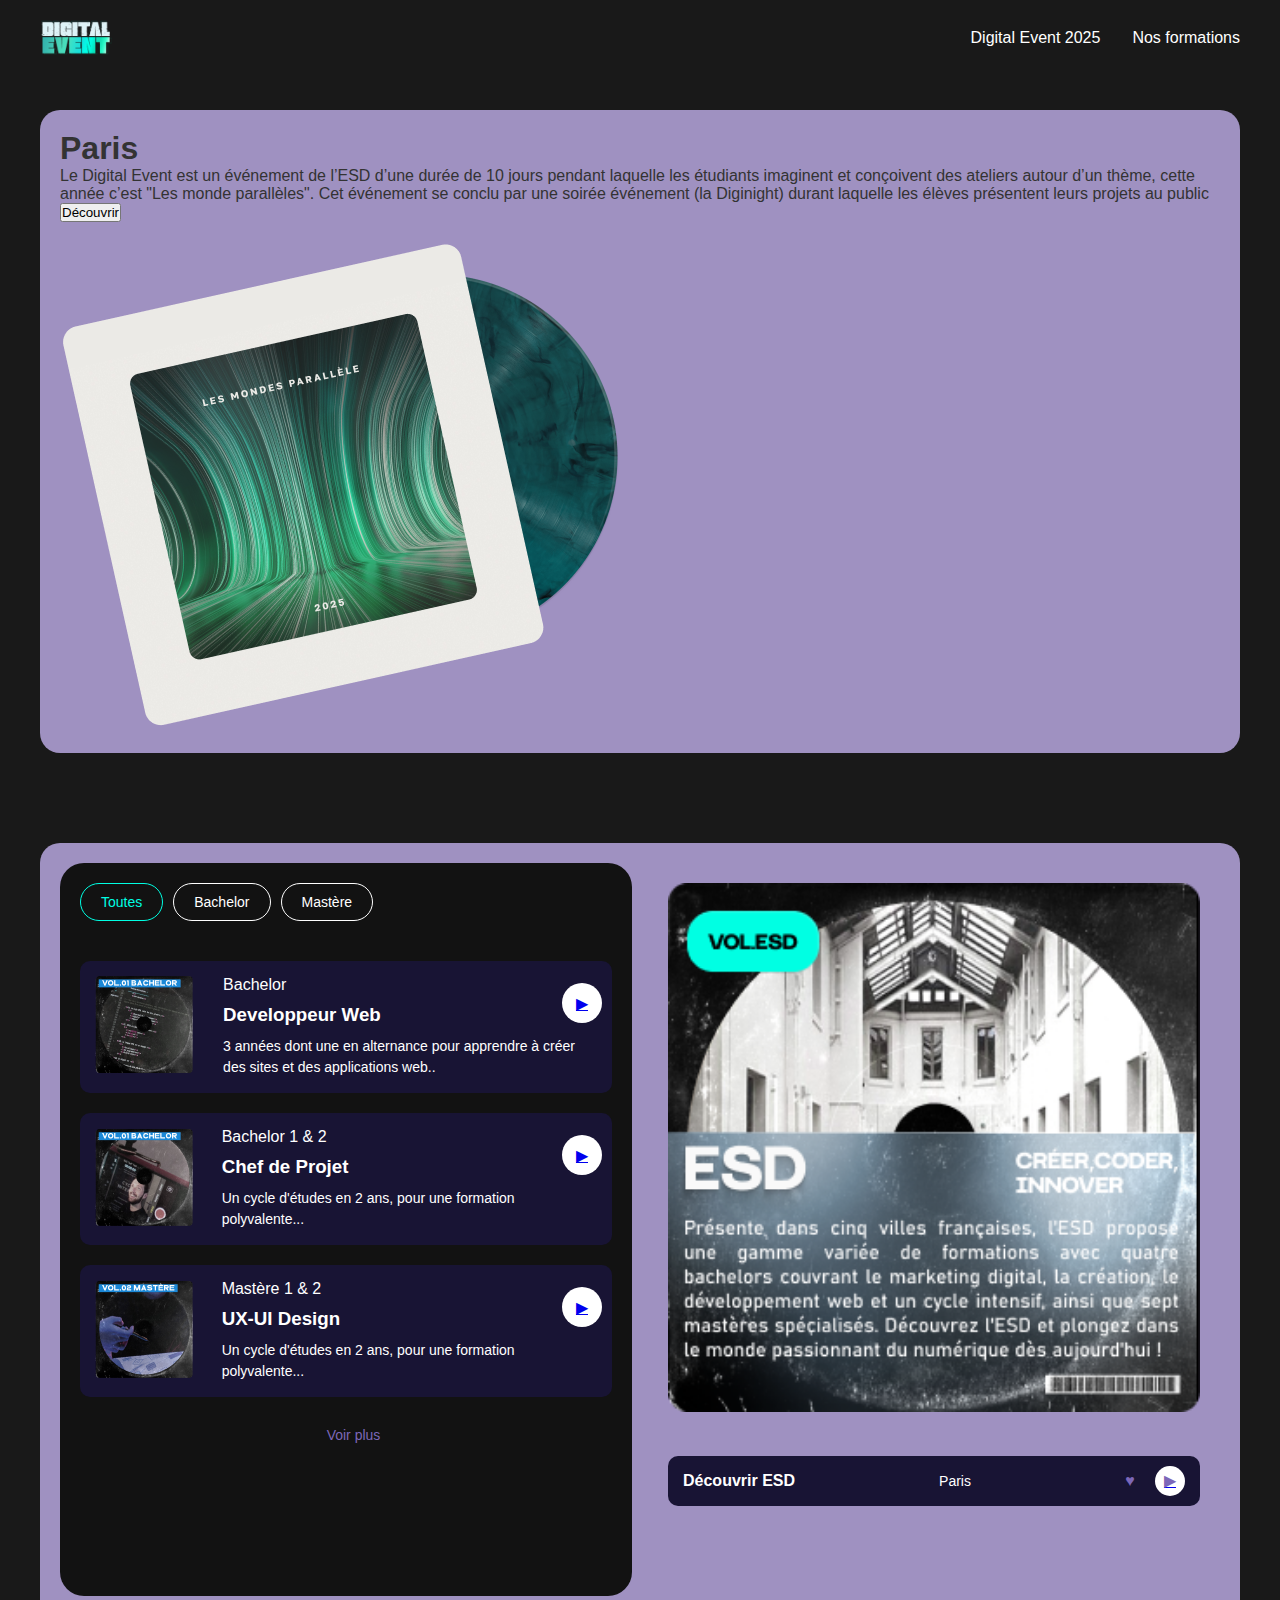
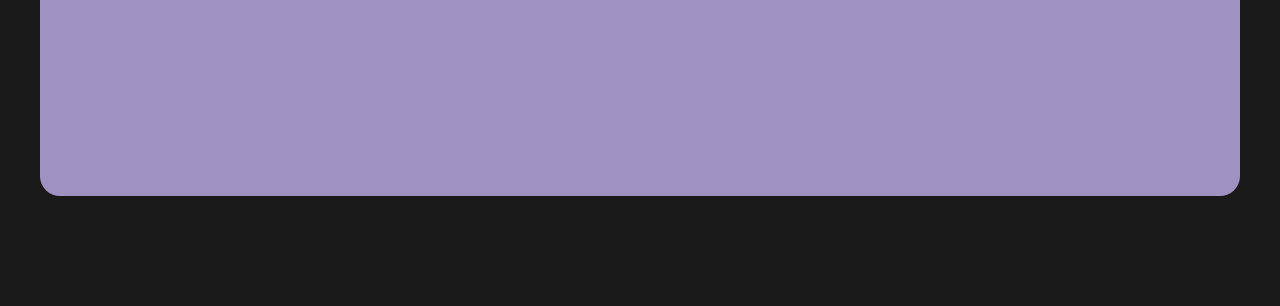
<file: index.html>
<!DOCTYPE html>
<html lang="en">
  <head>
    <meta charset="UTF-8" />
    <meta name="viewport" content="width=device-width, initial-scale=1.0" />
    <title>Formation Layout</title>
    <link rel="stylesheet" href="./css/main.css" />
  </head>
  <body>
    <!-- navbar -->
    <nav id="navbar">
      <div class="nav-container">
        <div class="logo-container">
          <a href="#" class="logo-link">
            <img
              class="logo"
              src="./assets/logo-digital-event.png"
              alt="Logo Digital Event"
            />
          </a>
        </div>
        <ul class="nav-links">
          <li class="nav-item">
            <a class="nav-link" href="#">Digital Event 2025</a>
          </li>
          <li class="nav-item">
            <a
              class="nav-link"
              href="https://ecole-du-digital.com/formations/schema-des-etudes/"
              target="_blank"
              >Nos formations</a
            >
          </li>
        </ul>
      </div>
    </nav>

    <!-- presentation Digital Event 2025 -->
    <div class="container bg-black">
      <div class="row align-items-center">
        <div class="col" id="bobo">
          <h1 class="text-start text-white">Paris</h1>
          <p class="text-start text-white">
            Le Digital Event est un événement de l’ESD d’une durée de 10 jours
            pendant laquelle les étudiants imaginent et conçoivent des ateliers
            autour d’un thème, cette année c’est "Les monde parallèles". Cet
            événement se conclu par une soirée événement (la Diginight) durant
            laquelle les élèves présentent leurs projets au public
          </p>
          <div class="align-items-start">
            <button type="button">Découvrir</button>
          </div>
        </div>
        <div class="box css col">
          <img
            src="./assets/digital_event_2025.png"
            alt="Vinyle"
            class="vinyle-img"
          />
        </div>
      </div>
    </div>

    <!-- affichage précédents Digital Event (2024-2023-2022-2021) -->
    <!-- <section id="section2" class="dFlexCenter h100 bg-black">
      <div class="boxVinyl">
        <img
          id="vinyl-1"
          class="vinylImage"
          src="assets/digital_event_2024.png"
          alt="Digital Event 2024"
        />
        <img
          id="vinyl-2"
          class="vinylImage"
          src="assets/digital_event_2023.png"
          alt="Digital Event 2023"
        />
        <img
          id="vinyl-3"
          class="vinylImage"
          src="assets/digital_event_2022.png"
          alt="Digital Event 2022"
        />
        <img
          id="vinyl-4"
          class="vinylImage"
          src="assets/digital_event_2021.png"
          alt="Digital Event 2021"
        />
      </div>
    </section> -->

    <!-- presentation ecole + formations ecoles -->

    <div class="container">
      <div class="content">
        <!-- Left Column -->
        <div class="col-6 left">
          <div class="filter-bar">
            <button class="filter active" data-filter="toutes">Toutes</button>
            <button class="filter" data-filter="bachelor">Bachelor</button>
            <button class="filter" data-filter="mastere">Mastère</button>
          </div>
          <div class="card">
            <div class="Dflex">
              <div>
                <img src="./assets/cover-dev-esd.png" />
              </div>
              <div class="text-formation">
                <div>
                  <span>Bachelor</span>
                  <h3>Developpeur Web</h3>
                  <p>
                    3 années dont une en alternance pour apprendre à créer des
                    sites et des applications web..
                  </p>
                </div>
                <div>
                  <button class="play-btn">
                    <a
                      href="https://ecole-du-digital.com/formations/bachelor-chef-de-projet-digital/"
                      target="_blank"
                      >▶
                    </a>
                  </button>
                </div>
              </div>
            </div>
          </div>

          <div class="card">
            <div class="Dflex">
              <div>
                <img src="./assets/cover-cpd-esd.png" />
              </div>
              <div class="text-formation">
                <div>
                  <span>Bachelor 1 & 2</span>
                  <h3>Chef de Projet</h3>
                  <p>
                    Un cycle d'études en 2 ans, pour une formation
                    polyvalente...
                  </p>
                </div>
                <div>
                  <button class="play-btn">
                    <a
                      href="https://ecole-du-digital.com/formations/bachelor-chef-de-projet-digital/"
                      target="_blank"
                      >▶
                    </a>
                  </button>
                </div>
              </div>
            </div>
          </div>

          <div class="card">
            <div class="Dflex">
              <div>
                <img src="./assets/cover-ui-ux-esd.png" />
              </div>
              <div class="text-formation">
                <div>
                  <span>Mastère 1 & 2</span>
                  <h3>UX-UI Design</h3>
                  <p>
                    Un cycle d'études en 2 ans, pour une formation
                    polyvalente...
                  </p>
                </div>
                <div>
                  <button class="play-btn">
                    <a
                      href="https://ecole-du-digital.com/formations/bachelor-chef-de-projet-digital/"
                      target="_blank"
                      >▶
                    </a>
                  </button>
                </div>
              </div>
            </div>
          </div>

          <a
            href="https://ecole-du-digital.com/formations/schema-des-etudes/"
            target="_blank"
            class="view-more"
            >Voir plus</a
          >
        </div>

        <!-- Right Column -->
        <div class="col-6 right">
          <div class="large-card">
            <img src="./assets/large-card-esd.png" />
          </div>
          <div class="footer">
            <h4>Découvrir ESD</h4>
            <p>Paris</p>
            <div class="actions">
              <button class="like">♥</button>
              <a href="https://ecole-du-digital.com" target="_blank">
                <button class="play">▶</button>
              </a>
            </div>
          </div>
        </div>
      </div>
    </div>
    <script src="filter.js"></script>
  </body>
</html>
</file>
<file: css/main.css>
/* Typo installées */
@font-face {
  font-family: "Bahnschrift";
  src: url("../assets/typo/Bahnschrift-Font-Family/BAHNSCHRIFT.TTF")
    format("truetype");
  font-weight: normal;
  font-style: normal;
}

/* Global Styles */
* {
  margin: 0;
  padding: 0;
  box-sizing: border-box;
}

/* Variables */
:root {
  --c-white: #ffffff;
  --c-black: #191919;
  --c-purple: #9f91c1;
  --c-blue: #00ffe3;
}

body {
  font-family: "Monoglyphic 60", sans-serif;
  background-color: var(--c-black);
  color: #333;
  padding: 20px;
}

/* Navbar Styles */
#navbar {
  background-color: var(--c-black);
  padding: 1rem 2rem;
  width: 100%;
  position: fixed;
  top: 0;
  left: 0;
  z-index: 1000;
}

.nav-container {
  max-width: 1200px;
  margin: 0 auto;
  display: flex;
  justify-content: space-between;
  align-items: center;
}

.logo-link {
  display: block;
}

.logo {
  height: 40px;
  width: auto;
}

.nav-links {
  display: flex;
  list-style: none;
  gap: 2rem;
  margin: 0;
  padding: 0;
}

.nav-item {
  margin: 0;
}

.nav-link {
  color: var(--c-white);
  text-decoration: none;
  font-size: 1rem;
  transition: color 0.3s ease;
}

.nav-link:hover {
  color: var(--c-blue);
}

/* Container Styles */
.container {
  max-width: 1200px;
  margin: 10vh auto;
  border-radius: 20px;
  overflow: hidden;
  background-color: var(--c-purple);
  padding: 20px;
}

/* Responsive Layout */
.content {
  display: flex;
  flex-wrap: wrap;
  gap: 16px;
  margin-bottom: 10vh;
}

.col-6 {
  flex: 1 1 calc(50% - 20px);
}

.filter-bar {
  display: flex;
  gap: 10px;
  justify-content: start;
  margin-top: 10px;
  margin: 20px;
}

.filter {
  border: 1px solid white;
  padding: 10px 20px;
  border-radius: 20px;
  background-color: transparent;
  color: white;
  cursor: pointer;
  font-size: 14px;
  transition: background-color 0.3s;
}

.filter.active {
  border: 1px solid #00ffe3;
  color: #00ffe3;
}

.filter:hover {
  border: 1px solid #00ffe3;
  color: #00ffe3;
}

/* Left Column */
.left {
  display: flex;
  flex-direction: column;
  background-color: #121212;
  border-radius: 24px;
  gap: 20px;
  margin-bottom: 10vh;
}

.card {
  background-color: #181434;
  color: #fff;
  padding: 15px;
  margin: 0 20px;
  border-radius: 10px;
  display: flex;
  position: relative;
  transition: background-color 0.3s, color 0.3s;
}

.Dflex {
  display: flex;
  gap: 6%;
}

.text-formation {
  width: 100%;
}

.card:hover {
  background-color: #00ffe3;
  color: #000000;
}

.card .badge {
  position: absolute;
  top: 10px;
  left: 10px;
  background-color: #7c67b8;
  color: #fff;
  padding: 5px 10px;
  border-radius: 10px;
  font-size: 12px;
}

.card h3 {
  margin: 10px 0;
}

.card p {
  font-size: 14px;
  line-height: 1.5;
}

.card .play-btn {
  position: absolute;
  bottom: 70px;
  right: 10px;
  background-color: #fff;
  color: #333;
  border: none;
  border-radius: 50%;
  width: 40px;
  height: 40px;
  display: flex;
  justify-content: center;
  align-items: center;
  font-size: 16px;
  cursor: pointer;
  transition: background-color 0.3s, color 0.3s;
}

.card .play-btn:hover {
  background-color: #7c67b8;
  color: #fff;
}

.view-more {
  color: #7c67b8;
  text-align: center;
  text-decoration: none;
  font-size: 14px;
  display: block;
  margin: 10px auto;
  padding-left: 15px;
}

/* Right Column */
.right {
  display: flex;
  flex-direction: column;
  gap: 20px;
  margin-bottom: 10vh;
}

.large-card {
  color: #fff;
  width: 100%;
  padding: 20px;
  border-radius: 10px;
  position: relative;
}

.large-card img {
  width: 100%;
  height: auto;
}

.large-card p {
  font-size: 14px;
  line-height: 1.5;
}

/* Footer */
.footer {
  background-color: #181434;
  color: #fff;
  margin: 0 20px;
  padding: 10px 15px;
  border-radius: 10px;
  display: flex;
  justify-content: space-between;
  align-items: center;
  margin-bottom: 10vh;
}

.footer h4 {
  font-size: 16px;
}

.footer p {
  font-size: 14px;
}

.footer .actions {
  display: flex;
  gap: 10px;
}

.footer .like,
.footer .play {
  background-color: #fff;
  color: #7c67b8;
  border: none;
  border-radius: 50%;
  width: 30px;
  height: 30px;
  display: flex;
  justify-content: center;
  align-items: center;
  font-size: 16px;
  cursor: pointer;
  transition: background-color 0.3s, color 0.3s;
}

.footer .like {
  background-color: transparent;
  color: #7c67b8;
}
</file>
